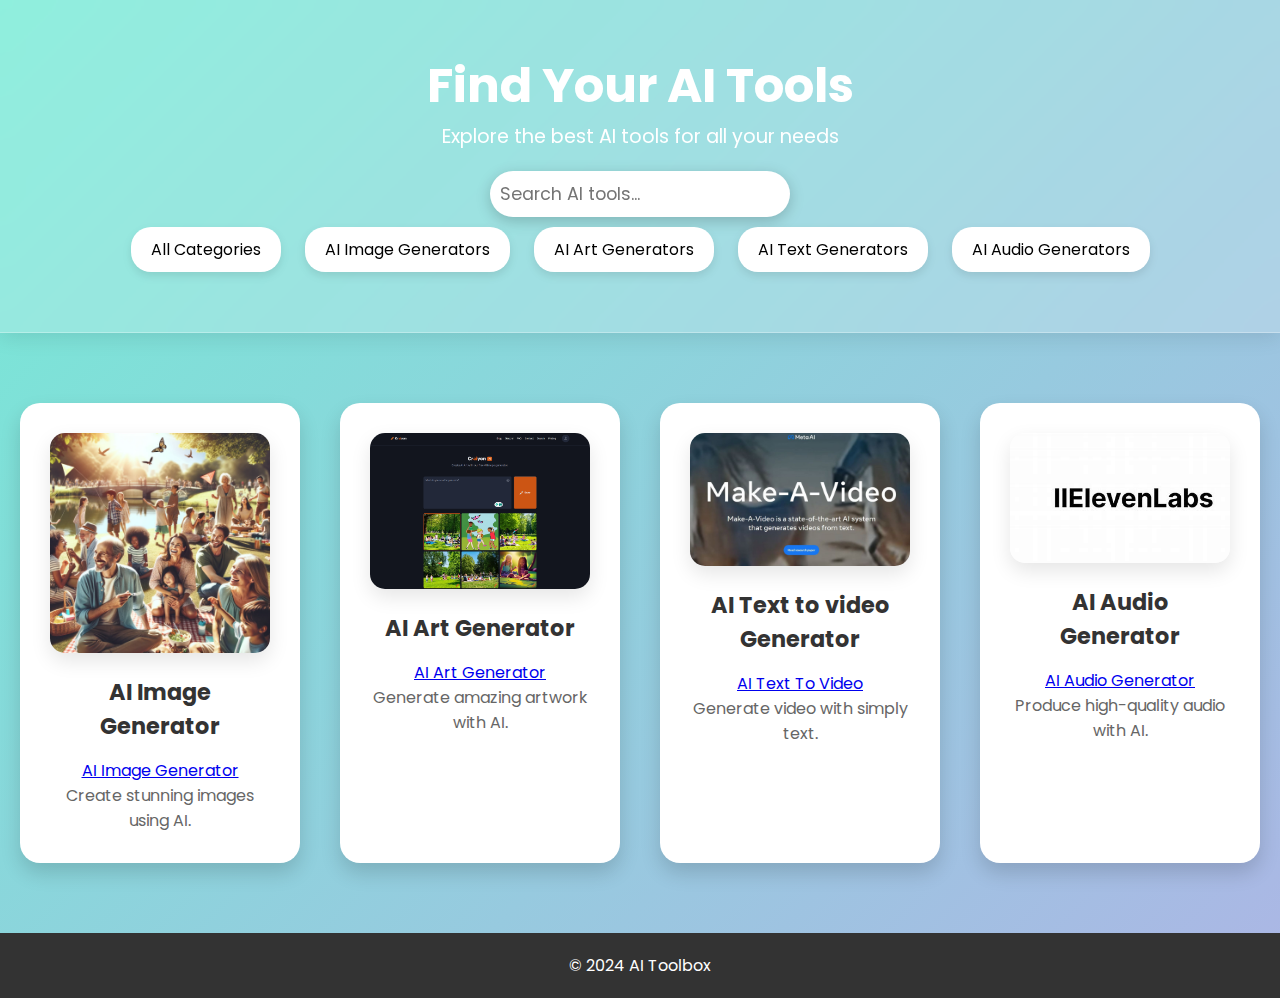
<file: index.html>
<!DOCTYPE html>
<html lang="en">
<head>
    <meta charset="UTF-8">
    <meta name="viewport" content="width=device-width, initial-scale=1.0">
    <title>AI ToolBox</title>
    <link rel="stylesheet" href="static/style.css">
    <link href="https://fonts.googleapis.com/css2?family=Poppins:wght@300;500;700&display=swap" rel="stylesheet">
</head>
<body>
    <header>
        <div class="header-content">
            <h1>Find Your AI Tools</h1>
            <p class="tagline">Explore the best AI tools for all your needs</p>
            <input type="text" id="search" placeholder="Search AI tools..." oninput="filterTools()">
            <div class="categories">
                <button onclick="filterCategory('all')">All Categories</button>
                <button onclick="filterCategory('image')">AI Image Generators</button>
                <button onclick="filterCategory('art')">AI Art Generators</button>
                <button onclick="filterCategory('text')">AI Text Generators</button>
                <button onclick="filterCategory('audio')">AI Audio Generators</button>
            </div>
        </div>
    </header>

    <section class="tools-section">
        <div class="tool-card">
            <img src="static/images/dall-e-3-best-ai-image-generators-2023-2.png" alt="AI Image Generator">
            <h2>AI Image Generator</h2>
            <a href="ai-image-generator.html">AI Image Generator</a>
            <p>Create stunning images using AI.</p>
        </div>
        <div class="tool-card">
            <img src="static/images/craiyon-best-ai-image-generators-2023.png" alt="AI Art Generator">
            <h2>AI Art Generator</h2>
            <a href="ai-art-generator.html">AI Art Generator</a>
            <p>Generate amazing artwork with AI.</p>
        </div>
        <div class="tool-card">
            <img src="static/images/image-51-31.jpg" alt="AI Text Generator">
            <h2>AI Text to video Generator</h2>
            <a href="ai-text-to-video.html">AI Text To Video</a>
            <p>Generate video with simply text.</p>
        </div>
        <div class="tool-card">
            <img src="static/images/OIP.jpeg" alt="AI Audio Generator">
            <h2>AI Audio Generator</h2>
            <a href="ai-audio-generator.html">AI Audio Generator</a>
            <p>Produce high-quality audio with AI.</p>
        </div>
    </section>

    <footer>
        <p>&copy; 2024 AI Toolbox</p>
    </footer>

    <script src="static/script.js"></script>
</body>
</html>
</file>
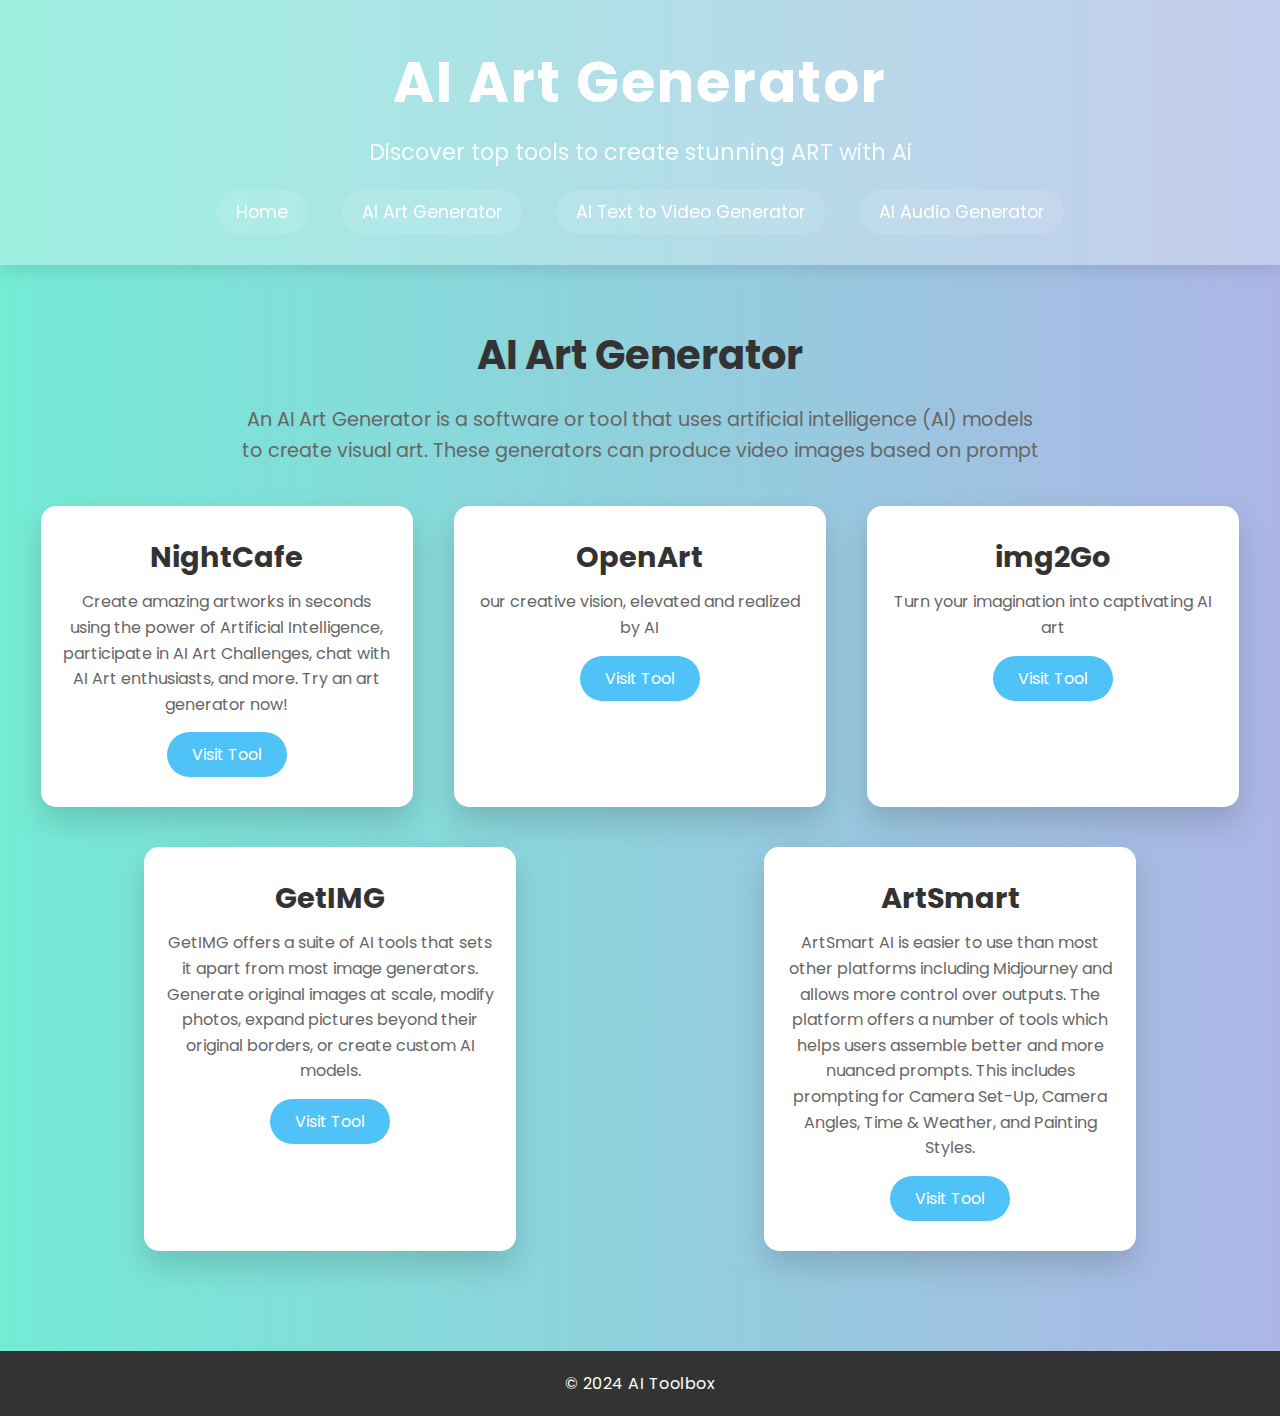
<file: ai-art-generator.html>
<!DOCTYPE html>
<html lang="en">
<head>
    <meta charset="UTF-8">
    <meta name="viewport" content="width=device-width, initial-scale=1.0">
    <title>AI Art Generator</title>
    <link rel="stylesheet" href="static/style2.css">
    <link href="https://fonts.googleapis.com/css2?family=Poppins:wght@300;500;700&display=swap" rel="stylesheet">
</head>
<body>
    <header>
        <div class="header-content">
            <h1>AI Art Generator</h1>
            <p class="tagline">Discover top tools to create stunning ART with Ai</p>
            <nav>
                <a href="index.html">Home</a>
                <a href="ai-art-generator.html">AI Art Generator</a>
                <a href="ai-text-to-video.html">AI Text to Video Generator</a>
                <a href="ai-audio-generator.html">AI Audio Generator</a>
            </nav>
        </div>
    </header>
</body>
<section class="tools-description">
    <h2>AI Art Generator</h2>
    <p>
        An AI Art Generator is a software or tool that uses artificial intelligence (AI) models to create visual art. These generators can produce video images based on prompt
    <div class="tool-links">
        <div class="tool-card">
            <h3>NightCafe</h3>
            <p>Create amazing artworks in seconds using the power of Artificial Intelligence, participate in AI Art Challenges, chat with AI Art enthusiasts, and more. Try an art generator now!</p>
            <a href="https://creator.nightcafe.studio/" target="_blank" class="tool-link">Visit Tool</a>
        </div>
        <div class="tool-card">
            <h3>OpenArt</h3>
            <p>our creative vision, elevated
                and realized by AI</p>
            <a href="https://openart.ai/?msockid=2a370fcd6b1d696730f91c856a866812" target="_blank" class="tool-link">Visit Tool</a>
        </div>
        <div class="tool-card">
            <h3>img2Go</h3>
            <p>Turn your imagination into captivating AI art</p>
            <a href="https://www.img2go.com/ai-art-generator" target="_blank" class="tool-link">Visit Tool</a>
        </div>
        <div class="tool-card">
            <h3> GetIMG</h3>
            <p>GetIMG offers a suite of AI tools that sets it apart from most image generators. Generate original images at scale, modify photos, expand pictures beyond their original borders, or create custom AI models.</p>
            <a href="https://www.unite.ai/ai-art-generators/" target="_blank" class="tool-link">Visit Tool</a>

        </div>
        <div class="tool-card">
            <h3>ArtSmart</h3>
            <p>ArtSmart AI is easier to use than most other platforms including Midjourney and allows more control over outputs. The platform offers a number of tools which helps users assemble better and more nuanced prompts. This includes prompting for Camera Set-Up, Camera Angles, Time & Weather, and Painting Styles.</p>
            <a href="https://artsmart.ai/?via=uniteai" target="_blank" class="tool-link">Visit Tool</a>
            
        </div>
    </div>
</section>

<footer>
    <p>&copy; 2024 AI Toolbox</p>
</footer>
</body>
</html>
</file>
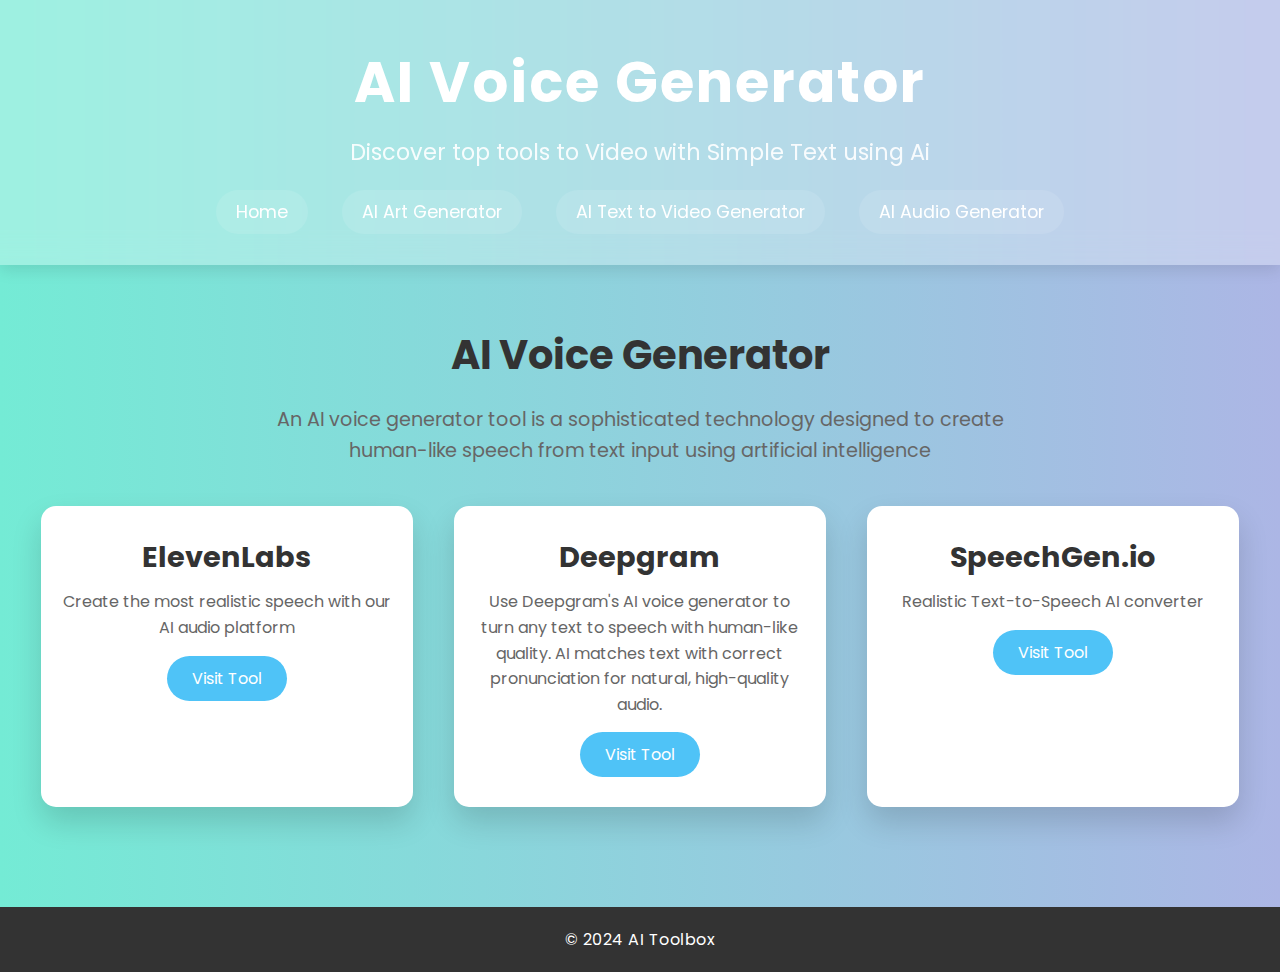
<file: ai-audio-generator.html>
<!DOCTYPE html>
<html lang="en">
<head>
    <meta charset="UTF-8">
    <meta name="viewport" content="width=device-width, initial-scale=1.0">
    <title>AI Voice Generator</title>
    <link rel="stylesheet" href="static/style2.css">
    <link href="https://fonts.googleapis.com/css2?family=Poppins:wght@300;500;700&display=swap" rel="stylesheet">
</head>
<header>
    <div class="header-content">
        <h1>AI Voice Generator</h1>
        <p class="tagline">Discover top tools to Video with Simple Text using Ai</p>
        <nav>
            <a href="index.html">Home</a>
            <a href="ai-art-generator.html">AI Art Generator</a>
            <a href="ai-text-to-video.html">AI Text to Video Generator</a>
            <a href="ai-audio-generator.html">AI Audio Generator</a>
        </nav>
    

    </div>
</header>
</body>
<section class="tools-description">
    <h2>AI Voice Generator</h2>
    <p>
        An AI voice generator tool is a sophisticated technology designed to create human-like speech from text input using artificial intelligence</p>
    <div class="tool-links">
        <div class="tool-card">
            <h3>ElevenLabs</h3>
            <p>Create the most realistic speech with our AI audio platform</p>
            <a href="https://elevenlabs.io/" target="_blank" class="tool-link">Visit Tool</a>
        </div>
        <div class="tool-card">
            <h3>Deepgram</h3>
            <p>Use Deepgram's AI voice generator to turn any text to speech with human-like quality. AI matches text with correct pronunciation for natural, high-quality audio.</p>
            <a href="https://deepgram.com/ai-voice-generator" target="_blank" class="tool-link">Visit Tool</a>
        </div>
        <div class="tool-card">
            <h3>SpeechGen.io</h3>
            <p>Realistic Text-to-Speech AI converter</p>
            <a href="https://speechgen.io/" target="_blank" class="tool-link">Visit Tool</a>
        </div>
        
       
    </div>
</section>

<footer>
    <p>&copy; 2024 AI Toolbox</p>
</footer>
</body>
</html>
</file>
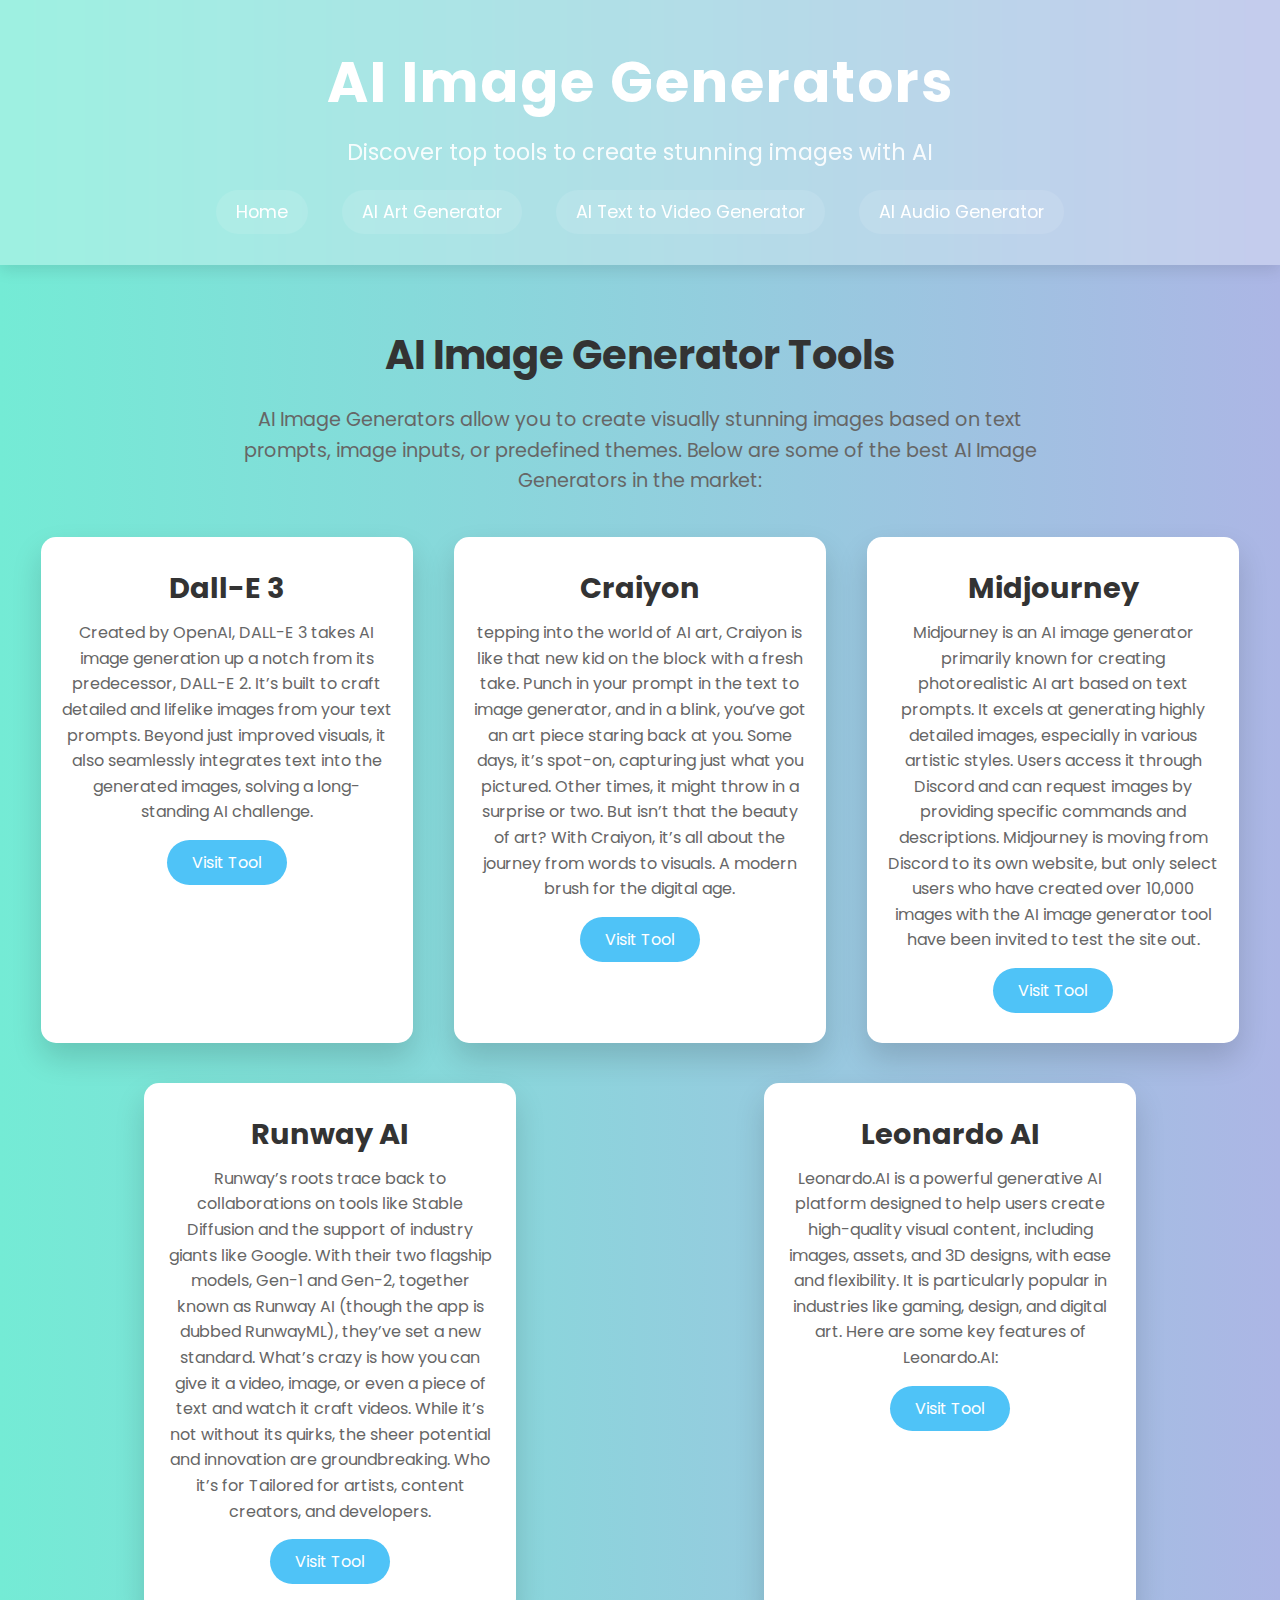
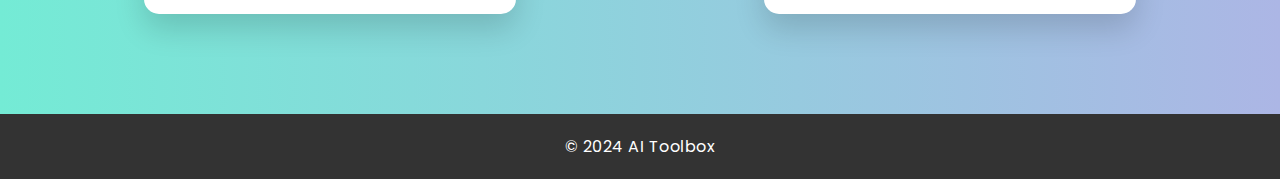
<file: ai-image-generator.html>
<!DOCTYPE html>
<html lang="en">
<head>
    <meta charset="UTF-8">
    <meta name="viewport" content="width=device-width, initial-scale=1.0">
    <title>AI Image Generate</title>
    <link rel="stylesheet" href="static/style2.css">
    <link href="https://fonts.googleapis.com/css2?family=Poppins:wght@300;500;700&display=swap" rel="stylesheet">
</head>
<body>
    <header>
        <div class="header-content">
            <h1>AI Image Generators</h1>
            <p class="tagline">Discover top tools to create stunning images with AI</p>
            <nav>
                <a href="index.html">Home</a>
                <a href="ai-art-generator.html">AI Art Generator</a>
                <a href="ai-text-to-video.html">AI Text to Video Generator</a>
                <a href="ai-audio-generator.html">AI Audio Generator</a>
            </nav>
        </div>
    </header>
</body>
<section class="tools-description">
    <h2>AI Image Generator Tools</h2>
    <p>
        AI Image Generators allow you to create visually stunning images based on text prompts, image inputs, or predefined themes. Below are some of the best AI Image Generators in the market:
    </p>
    <div class="tool-links">
        <div class="tool-card">
            <h3> Dall-E 3</h3>
            <p>Created by OpenAI, DALL-E 3 takes AI image generation up a notch from its predecessor, DALL-E 2. It’s built to craft detailed and lifelike images from your text prompts. Beyond just improved visuals, it also seamlessly integrates text into the generated images, solving a long-standing AI challenge.</p>
            <a href="https://openai.com/index/dall-e-2/" target="_blank" class="tool-link">Visit Tool</a>
        </div>
        <div class="tool-card">
            <h3>Craiyon</h3>
            <p>tepping into the world of AI art, Craiyon is like that new kid on the block with a fresh take. Punch in your prompt in the text to image generator, and in a blink, you’ve got an art piece staring back at you.

                Some days, it’s spot-on, capturing just what you pictured. Other times, it might throw in a surprise or two. But isn’t that the beauty of art? With Craiyon, it’s all about the journey from words to visuals. A modern brush for the digital age.</p>
            <a href="https://www.bing.com/search?q=+Craiyon&qs=n&form=QBRE&sp=-1&lq=0&pq=&sc=19-0&sk=&cvid=5ACDF41B0A0E4514A3AA89100AD4F5F3&ghsh=0&ghacc=0&ghpl=" target="_blank" class="tool-link">Visit Tool</a>
        </div>
        <div class="tool-card">
            <h3> Midjourney</h3>
            <p>Midjourney is an AI image generator primarily known for creating photorealistic AI art based on text prompts. It excels at generating highly detailed images, especially in various artistic styles. Users access it through Discord and can request images by providing specific commands and descriptions.

                Midjourney is moving from Discord to its own website, but only select users who have created over 10,000 images with the AI image generator tool have been invited to test the site out.</p>
            <a href="https://www.midjourney.com/" target="_blank" class="tool-link">Visit Tool</a>
        </div>
        <div class="tool-card">
            <h3>Runway AI</h3>
            <p>Runway’s roots trace back to collaborations on tools like Stable Diffusion and the support of industry giants like Google. With their two flagship models, Gen-1 and Gen-2, together known as Runway AI (though the app is dubbed RunwayML), they’ve set a new standard.

                What’s crazy is how you can give it a video, image, or even a piece of text and watch it craft videos. While it’s not without its quirks, the sheer potential and innovation are groundbreaking.
                
                Who it’s for
                Tailored for artists, content creators, and developers.</p>
            <a href="https://runwayml.com/" target="_blank" class="tool-link">Visit Tool</a>

        </div>
        <div class="tool-card">
            <h3>Leonardo AI</h3>
            <p>Leonardo.AI is a powerful generative AI platform designed to help users create high-quality visual content, including images, assets, and 3D designs, with ease and flexibility. It is particularly popular in industries like gaming, design, and digital art. Here are some key features of Leonardo.AI:</p>
            <a href="https://leonardo.ai/" target="_blank" class="tool-link">Visit Tool</a>
            
        </div>
    </div>
</section>

<footer>
    <p>&copy; 2024 AI Toolbox</p>
</footer>
</body>
</html>
</file>
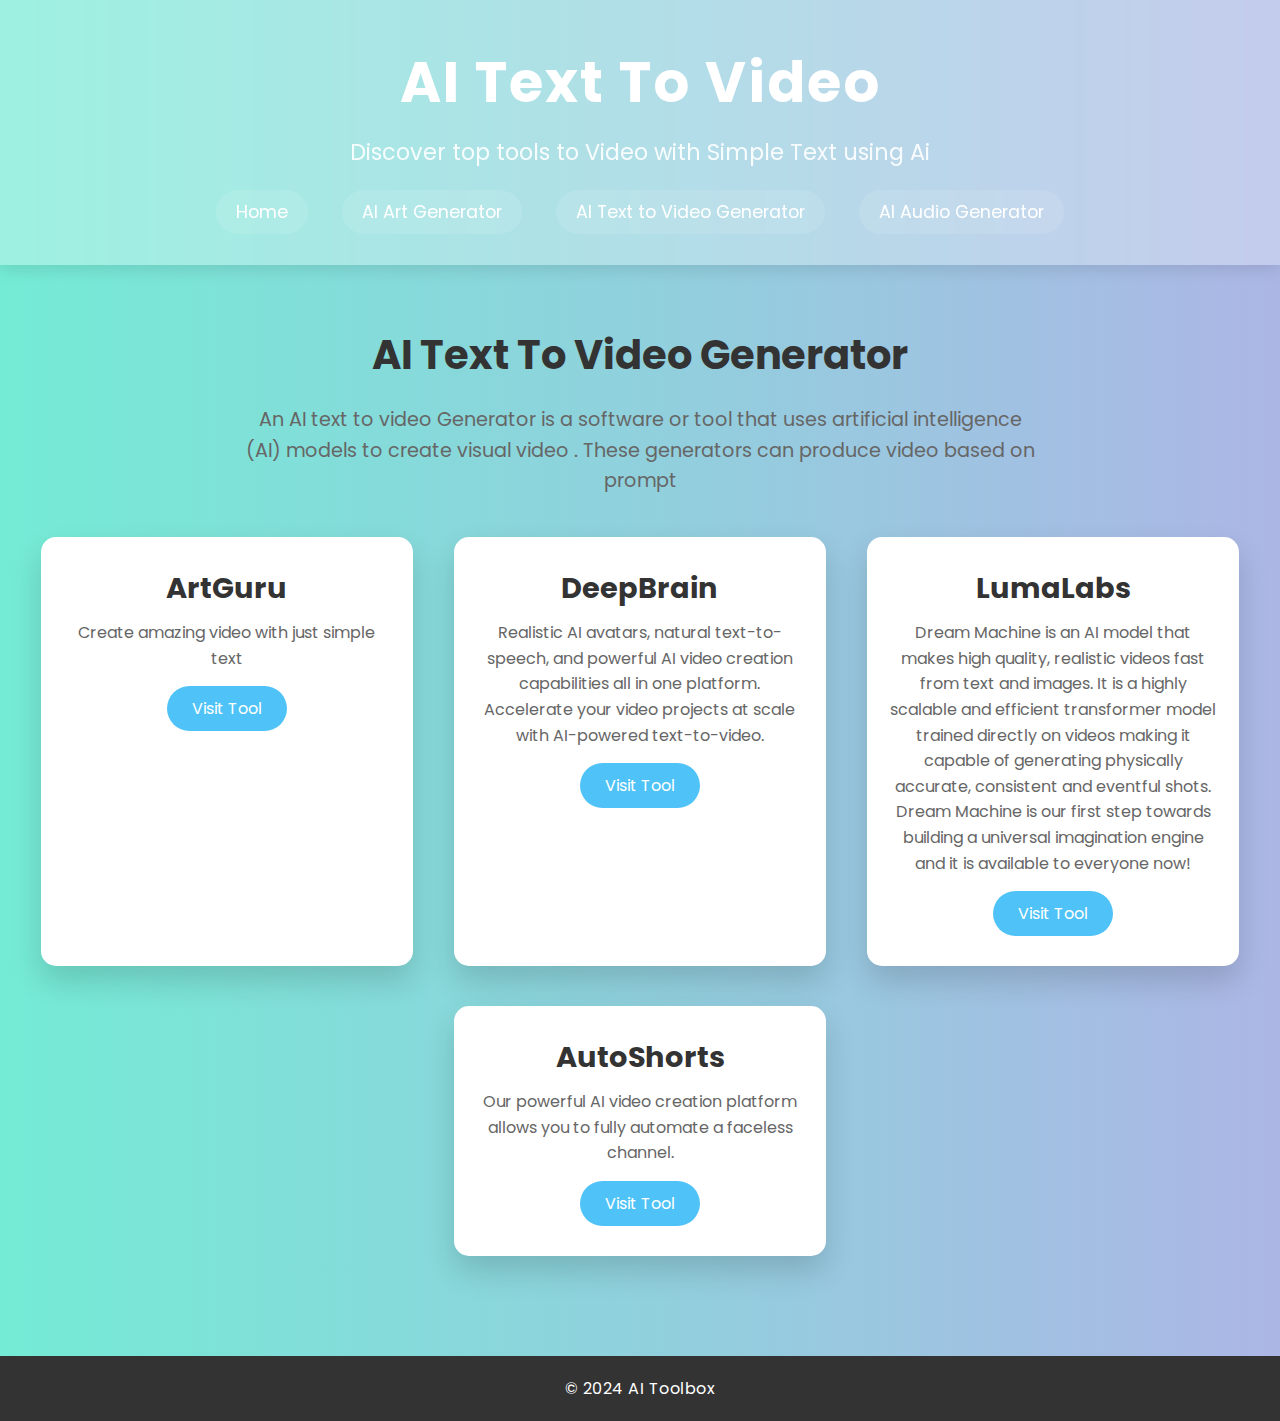
<file: ai-text-to-video.html>
<!DOCTYPE html>
<html lang="en">
<head>
    <meta charset="UTF-8">
    <meta name="viewport" content="width=device-width, initial-scale=1.0">
    <title>AI Art Generator</title>
    <link rel="stylesheet" href="static/style2.css">
    <link href="https://fonts.googleapis.com/css2?family=Poppins:wght@300;500;700&display=swap" rel="stylesheet">
</head>
<header>
    <div class="header-content">
        <h1>AI Text To Video</h1>
        <p class="tagline">Discover top tools to Video with Simple Text using Ai</p>
        <nav>
            <a href="index.html">Home</a>
            <a href="ai-art-generator.html">AI Art Generator</a>
            <a href="ai-text-to-video.html">AI Text to Video Generator</a>
            <a href="ai-audio-generator.html">AI Audio Generator</a>
        </nav>
    

    </div>
</header>
</body>
<section class="tools-description">
    <h2>AI Text To Video Generator</h2>
    <p>
        An AI text to video Generator is a software or tool that uses artificial intelligence (AI) models to create visual video . These generators can produce video based on prompt
    <div class="tool-links">
        <div class="tool-card">
            <h3>ArtGuru</h3>
            <p>Create amazing video with just simple text</p>
            <a href="https://www.artguru.ai/ai-video-generator/" target="_blank" class="tool-link">Visit Tool</a>
        </div>
        <div class="tool-card">
            <h3>DeepBrain</h3>
            <p>Realistic AI avatars, natural text-to-speech, and powerful AI video creation capabilities all in one platform.  Accelerate your video projects at scale with AI-powered text-to-video.</p>
            <a href="https://www.deepbrain.io/" target="_blank" class="tool-link">Visit Tool</a>
        </div>
        <div class="tool-card">
            <h3>LumaLabs</h3>
            <p>Dream Machine is an AI model that makes high quality, realistic videos fast from text and images.

                It is a highly scalable and efficient transformer model trained directly on videos making it capable of generating physically accurate, consistent and eventful shots. Dream Machine is our first step towards building a universal imagination engine and it is available to everyone now!</p>
            <a href="https://lumalabs.ai/dream-machine" target="_blank" class="tool-link">Visit Tool</a>
        </div>
        <div class="tool-card">
            <h3>AutoShorts</h3>
            <p>Our powerful AI video creation platform allows you to fully automate a faceless channel.</p>
            <a href="https://autoshorts.ai/" target="_blank" class="tool-link">Visit Tool</a>

        </div>
       
    </div>
</section>

<footer>
    <p>&copy; 2024 AI Toolbox</p>
</footer>
</body>
</html>
</file>
<file: static/style.css>
* {
    margin: 0;
    padding: 0;
    box-sizing: border-box;
    font-family: 'Poppins', sans-serif;
}

body {
    background: linear-gradient(135deg, #74ebd5 0%, #ACB6E5 100%);
    color: #333;
    display: flex;
    flex-direction: column;
    align-items: center;
}

header {
    width: 100%;
    padding: 50px 0;
    text-align: center;
    background: rgba(255, 255, 255, 0.2);
    box-shadow: 0 4px 20px rgba(0, 0, 0, 0.1);
    backdrop-filter: blur(10px);
    border-bottom: 1px solid rgba(255, 255, 255, 0.3);
}

.header-content h1 {
    font-size: 3rem;
    font-weight: 700;
    color: white;
}

.tagline {
    font-size: 1.2rem;
    color: white;
    margin-bottom: 20px;
}

input[type="text"] {
    padding: 10px;
    font-size: 1.1rem;
    border: none;
    border-radius: 30px;
    width: 300px;
    transition: width 0.4s ease-in-out;
    box-shadow: 0 4px 15px rgba(0, 0, 0, 0.2);
}

input[type="text"]:focus {
    width: 400px;
}

.categories button {
    margin: 10px;
    padding: 10px 20px;
    font-size: 1rem;
    background: #fff;
    border: none;
    border-radius: 20px;
    cursor: pointer;
    box-shadow: 0 4px 10px rgba(0, 0, 0, 0.1);
    transition: background 0.3s, box-shadow 0.3s;
}

.categories button:hover {
    background: #4fc3f7;
    box-shadow: 0 8px 15px rgba(0, 0, 0, 0.2);
}

.tools-section {
    display: flex;
    justify-content: center;
    flex-wrap: wrap;
    padding: 50px 0;
    width: 100%;
}

.tool-card {
    background: white;
    border-radius: 20px;
    margin: 20px;
    padding: 30px;
    width: 280px;
    text-align: center;
    box-shadow: 0 10px 20px rgba(0, 0, 0, 0.15);
    transition: transform 0.3s;
}

.tool-card img {
    width: 100%;
    border-radius: 15px;
    box-shadow: 0 8px 20px rgba(0, 0, 0, 0.1);
}

.tool-card h2 {
    margin: 15px 0;
    font-size: 1.4rem;
    color: #333;
}

.tool-card p {
    color: #666;
}

.tool-card:hover {
    transform: translateY(-10px);
    box-shadow: 0 20px 30px rgba(0, 0, 0, 0.2);
}

footer {
    margin-top: auto;
    padding: 20px;
    background: #333;
    color: white;
    text-align: center;
    width: 100%;
}

@media (max-width: 768px) {
    .header-content h1 {
        font-size: 2.5rem;
    }
    input[type="text"] {
        width: 250px;
    }
    .categories button {
        padding: 8px 15px;
    }
    .tool-card {
        width: 90%;
        margin: 10px;
    }
}
</file>
<file: static/style2.css>
/* General Reset */
* {
    margin: 0;
    padding: 0;
    box-sizing: border-box;
    font-family: 'Poppins', sans-serif;
}

body {
    background: linear-gradient(to right, #74ebd5, #ACB6E5);
    color: #333;
    display: flex;
    flex-direction: column;
    min-height: 100vh;
}

/* Header Styling */
header {
    background: rgba(255, 255, 255, 0.3);
    padding: 40px 0;
    text-align: center;
    box-shadow: 0 5px 15px rgba(0, 0, 0, 0.1);
    backdrop-filter: blur(15px);
}

.header-content h1 {
    font-size: 3.5rem;
    font-weight: 700;
    color: #fff;
    letter-spacing: 2px;
    margin-bottom: 10px;
}

.tagline {
    font-size: 1.4rem;
    color: #fff;
    opacity: 0.9;
    margin-bottom: 30px;
}

/* Navigation Styling */
nav {
    margin-top: 20px;
}

nav a {
    margin: 0 15px;
    padding: 10px 20px;
    color: #fff;
    text-decoration: none;
    font-size: 1.1rem;
    background-color: rgba(255, 255, 255, 0.1);
    border-radius: 50px;
    transition: all 0.3s ease-in-out;
}

nav a:hover {
    background-color: #4fc3f7;
    color: white;
    box-shadow: 0 10px 20px rgba(0, 0, 0, 0.2);
}

/* Section Styling */
.tools-description {
    padding: 60px 20px;
    text-align: center;
}

.tools-description h2 {
    font-size: 2.5rem;
    margin-bottom: 20px;
    color: #333;
}

.tools-description p {
    font-size: 1.2rem;
    color: #666;
    max-width: 800px;
    margin: 0 auto;
    line-height: 1.6;
}

.tool-links {
    display: flex;
    justify-content: space-around;
    flex-wrap: wrap;
    margin-top: 40px;
}

/* Tool Cards Styling */
.tool-card {
    width: 30%;
    margin-bottom: 40px;
    background: #fff;
    border-radius: 15px;
    padding: 30px 20px;
    box-shadow: 0 15px 30px rgba(0, 0, 0, 0.15);
    transition: transform 0.4s ease, box-shadow 0.4s ease;
}

.tool-card h3 {
    font-size: 1.8rem;
    color: #333;
    margin-bottom: 10px;
}

.tool-card p {
    font-size: 1rem;
    color: #666;
    margin-bottom: 15px;
}

.tool-card a {
    display: inline-block;
    background-color: #4fc3f7;
    color: white;
    padding: 10px 25px;
    font-size: 1rem;
    border-radius: 50px;
    text-decoration: none;
    transition: background-color 0.3s ease;
}

.tool-card a:hover {
    background-color: #0084c9;
}

.tool-card:hover {
    transform: translateY(-10px);
    box-shadow: 0 20px 40px rgba(0, 0, 0, 0.2);
}

/* Footer Styling */
footer {
    margin-top: auto;
    padding: 20px 0;
    background-color: #333;
    color: white;
    text-align: center;
}

footer p {
    font-size: 1rem;
    letter-spacing: 0.5px;
}

/* Responsive Design */
@media (max-width: 992px) {
    .tool-card {
        width: 45%;
    }
}

@media (max-width: 768px) {
    .tool-card {
        width: 90%;
    }

    nav a {
        font-size: 1rem;
        padding: 8px 15px;
    }

    .header-content h1 {
        font-size: 3rem;
    }
}
</file>
